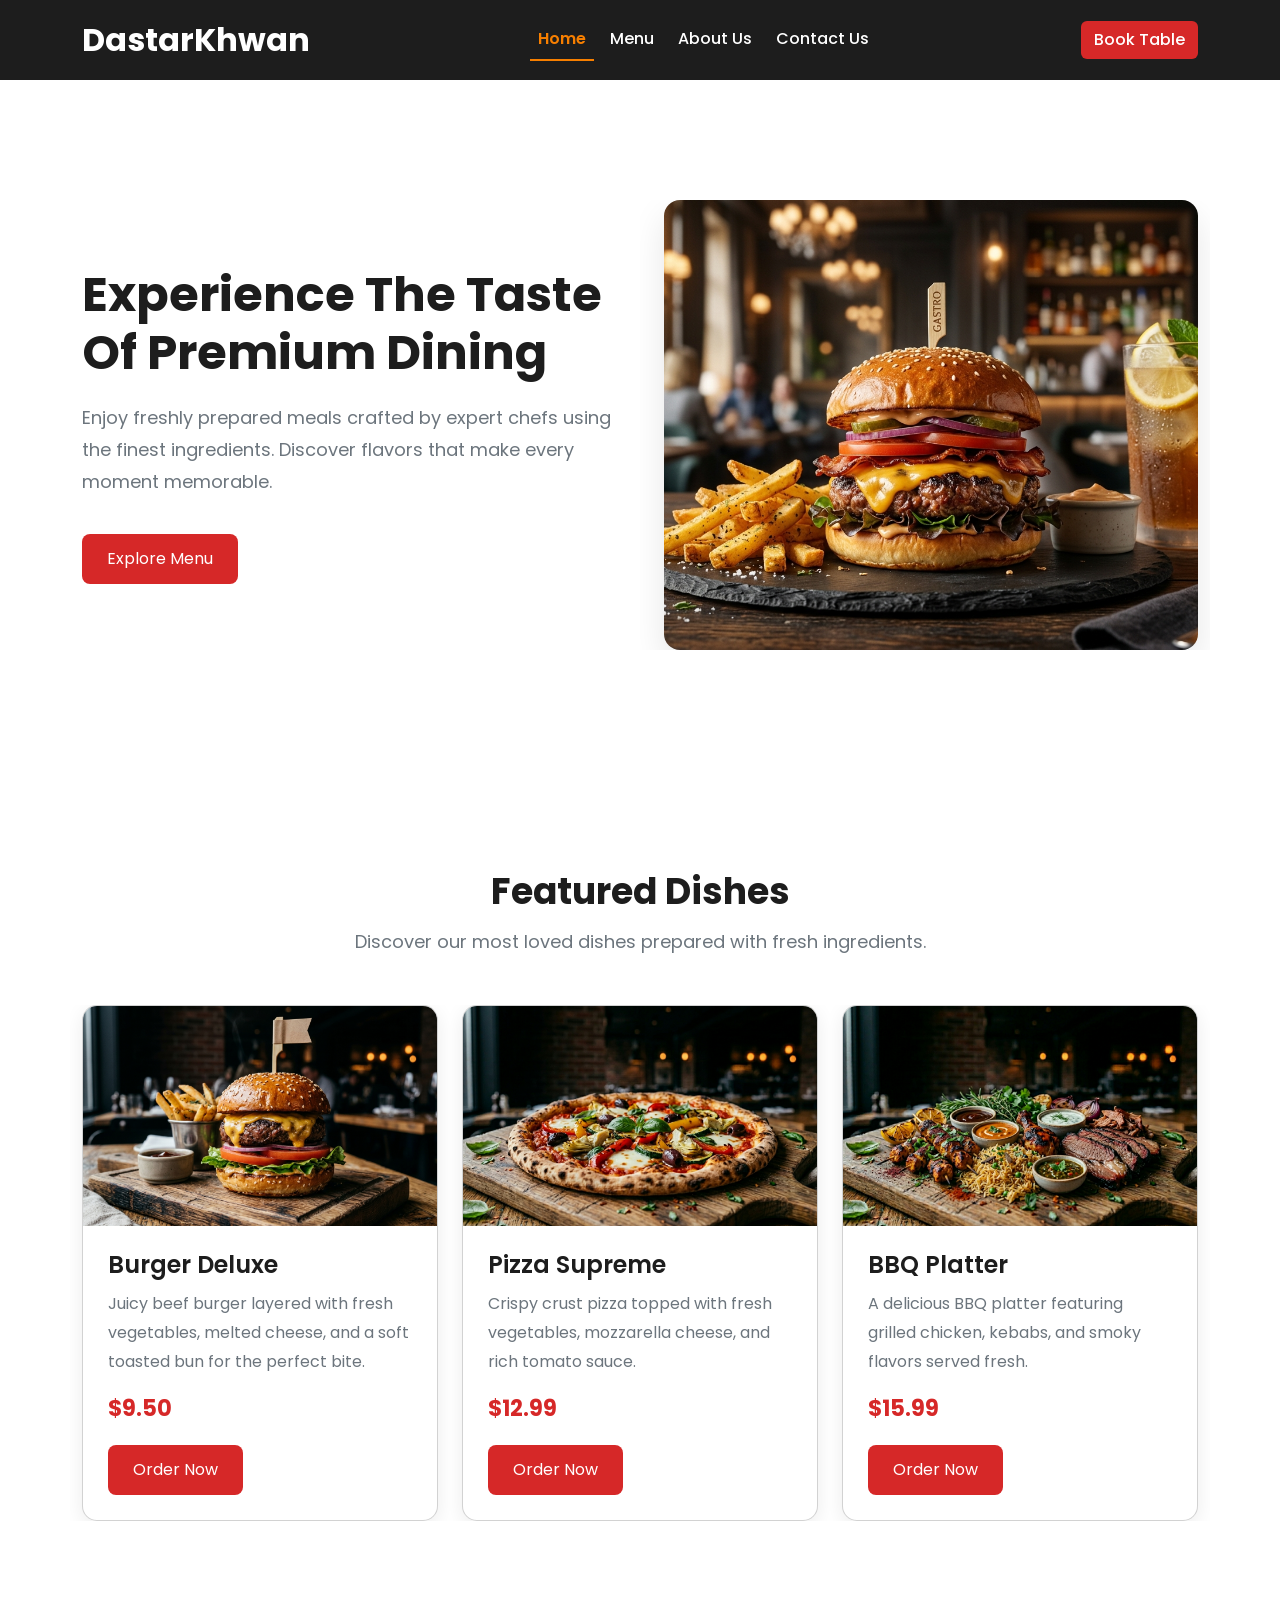
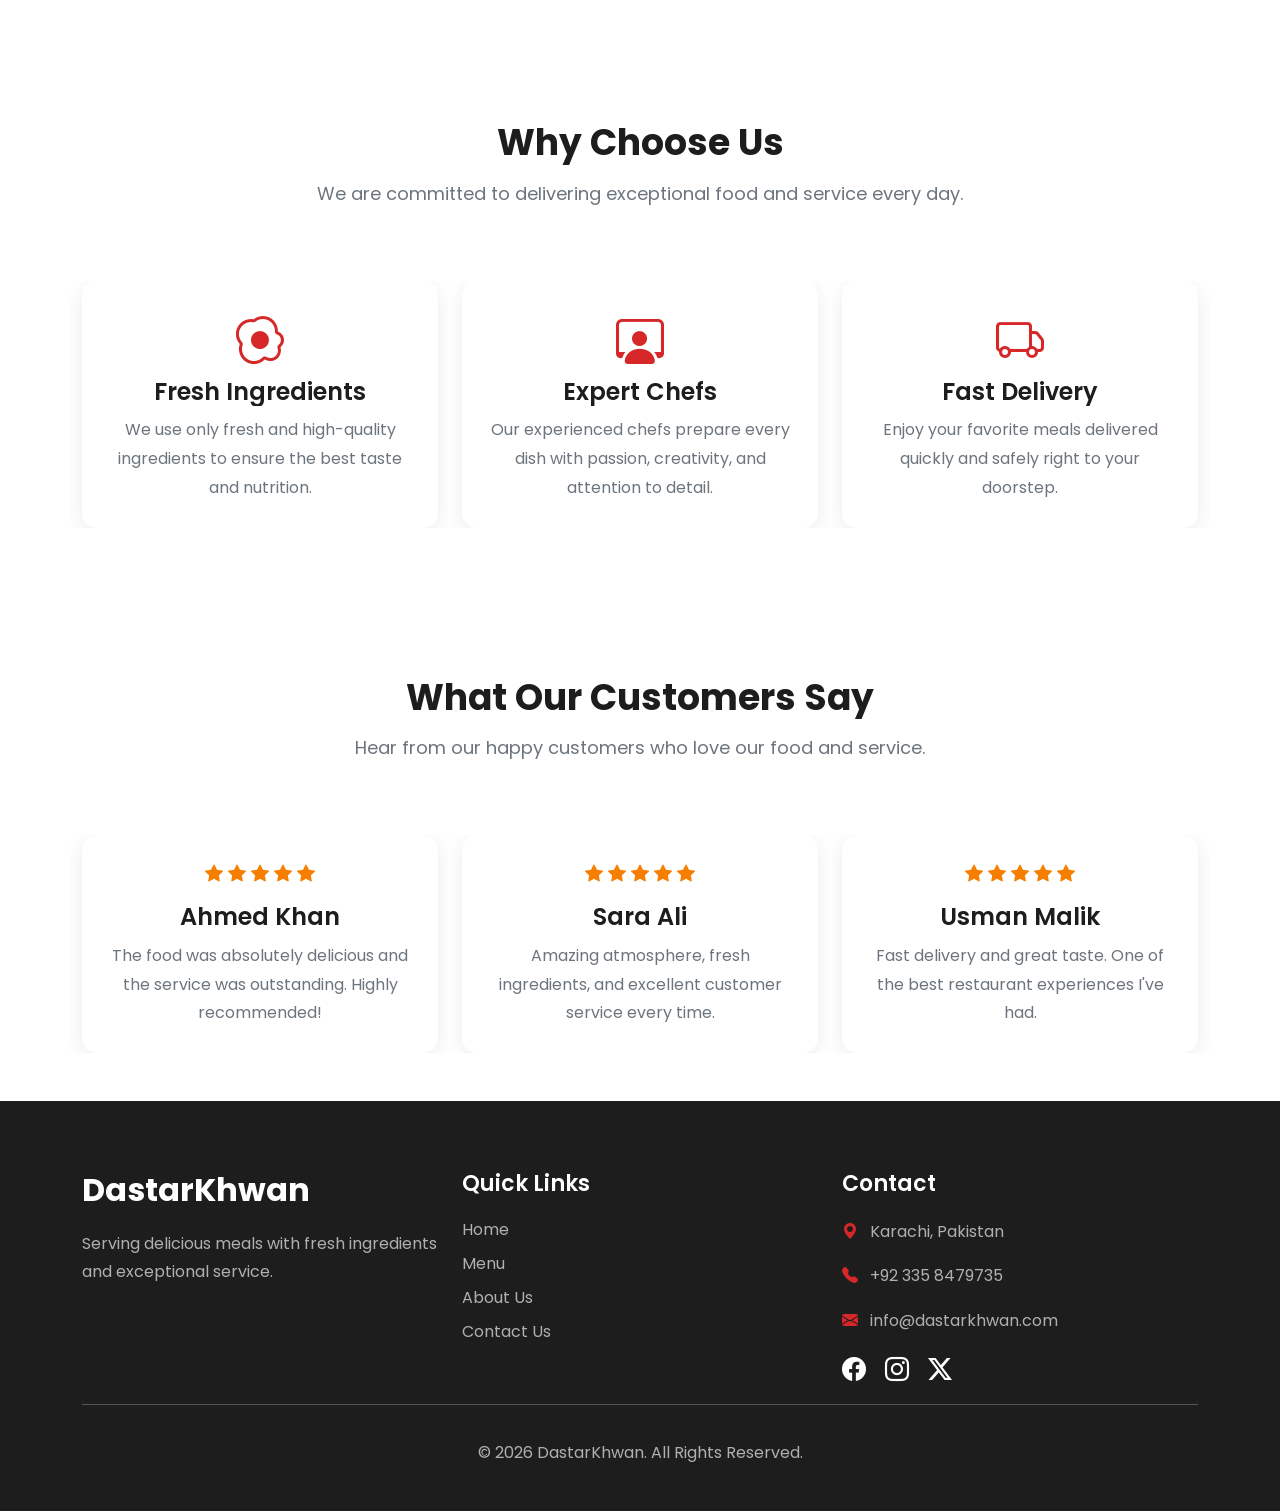
<file: index.html>
<!DOCTYPE html>
<html lang="en">

<head>
    <meta charset="UTF-8">
    <meta name="viewport" content="width=device-width, initial-scale=1.0">
    <title>Document</title>
    <!-- Fonts poppins -->
    <link rel="preconnect" href="https://fonts.googleapis.com">
    <link rel="preconnect" href="https://fonts.gstatic.com" crossorigin>
    <link href="https://fonts.googleapis.com/css2?family=Poppins:wght@400;500;600;700&display=swap" rel="stylesheet">

    <!-- bootstrap Link -->
    <link rel="stylesheet" href="https://cdn.jsdelivr.net/npm/bootstrap@5.3.3/dist/css/bootstrap.min.css">
    <link rel="stylesheet" href="https://cdn.jsdelivr.net/npm/bootstrap-icons@1.11.3/font/bootstrap-icons.min.css">

    <!-- My CSS -->
    <link rel="stylesheet" href="Css/style.css">

</head>

<body>

    <!-- Navbar -->
    <nav class="navbar navbar-expand-lg navbar-dark">
        <div class="container">

            <a class="navbar-brand" href="#">DastarKhwan</a>

            <button class="navbar-toggler" type="button" data-bs-toggle="collapse" data-bs-target="#mynavbar">
                <span class="navbar-toggler-icon"></span>
            </button>

            <div class="collapse navbar-collapse" id="mynavbar">
                <ul class="navbar-nav mx-auto gap-2">
                    <li class="nav-item">
                        <a class="nav-link active" href="index.html">Home</a>
                    </li>

                    <li class="nav-item">
                        <a class="nav-link" href="menu.html">Menu</a>
                    </li>

                    <li class="nav-item">
                        <a class="nav-link" href="about.html">About Us</a>
                    </li>

                    <li class="nav-item">
                        <a class="nav-link" href="contact.html">Contact Us</a>
                    </li>
                </ul>

                <a class="btn nav-btn" href="">Book Table</a>
            </div>


        </div>
    </nav>


    <!-- Hero section -->

    <section class="hero-section">
        <div class="container">

            <div class="row align-items-center g-5">
                <div class="col-12 col-lg-6">


                    <h1 class="hero-heading">
                        Experience The Taste Of Premium Dining
                    </h1>

                    <p class="hero-para">
                        Enjoy freshly prepared meals crafted by expert chefs using the finest ingredients. Discover
                        flavors that
                        make every moment memorable.
                    </p>

                    <a href="menu.html" class="btn primary-btn">
                        Explore Menu
                    </a>

                </div>


                <!-- Hero image -->

                <div class="col-12 col-lg-6">
                    <img class="img-fluid hero-img" src="images/heroimg.png" alt="Food Image">
                </div>

            </div>

        </div>

    </section>


    <!-- Featured Dishes -->
    <section>
        <div class="container">

            <h1 class="text-center sec-heading">Featured Dishes</h1>
            <p class="text-center sec-sub-heading"> Discover our most loved dishes prepared with fresh ingredients.</p>

            <div class="row g-4">

                <!-- Burger Card -->
                <div class="col-12 col-md-6 col-lg-4">

                    <div class="card feature-card h-100">
                        <img class="card-img-top food-img" src="images/burger.png" alt="Burger Image">

                        <div class="card-body food-body">

                            <h5 class="card-title food-title">Burger Deluxe</h5>
                            <p class="card-text">Juicy beef burger layered with fresh vegetables, melted cheese, and a
                                soft toasted bun for the perfect bite.</p>
                            <p class="food-price mt-auto">$9.50</p>


                            <a class="btn primary-btn" href="">Order Now</a>


                        </div>
                    </div>

                </div>



                <!-- pizza card -->
                <div class="col-12 col-md-6 col-lg-4">

                    <div class="card feature-card h-100">
                        <img class="card-img-top food-img" src="images/pizza.png" alt="Pizza Image">

                        <div class="card-body food-body">

                            <h5 class="card-title food-title">Pizza Supreme</h5>
                            <p class="card-text">Crispy crust pizza topped with fresh vegetables, mozzarella cheese, and
                                rich tomato sauce.</p>

                            <p class="food-price mt-auto">$12.99</p>


                            <a class="btn primary-btn" href="">Order Now</a>


                        </div>
                    </div>

                </div>



                <!-- BBQ Platter  card -->
                <div class="col-12 col-md-6 col-lg-4">

                    <div class="card feature-card h-100">
                        <img class="card-img-top food-img" src="images/barbque.png" alt="BarBque Image">

                        <div class="card-body food-body">

                            <h5 class="card-title food-title">BBQ Platter</h5>
                            <p class="card-text">A delicious BBQ platter featuring grilled chicken, kebabs, and smoky
                                flavors served fresh.</p>
                            <p class="food-price mt-auto">$15.99</p>


                            <a class="btn primary-btn" href="">Order Now</a>


                        </div>
                    </div>

                </div>



            </div>



        </div>
    </section>


    <!-- Why Choose Us section -->

    <section class="why-choose-us">
        <div class="container">

            <h2 class="text-center sec-heading">Why Choose Us</h2>
            <p class="text-center sec-sub-heading">
                We are committed to delivering exceptional food and service every day.
            </p>

            <div class="row g-4">

                <!-- card 1 -->
                <div class="col-md-6 col-lg-4">
                    <div class="feature-card h-100 text-center">
                        <div class="food-body">
                            <i class="bi bi-egg-fried why-choose-icon"></i>
                            <h4 class="food-title">Fresh Ingredients</h4>
                            <p class="card-text">
                                We use only fresh and high-quality ingredients to ensure the best taste and nutrition.
                            </p>
                        </div>
                    </div>
                </div>

                <!-- card 2 -->
                <div class="col-md-6 col-lg-4">
                    <div class="feature-card h-100 text-center">
                        <div class="food-body">
                            <i class="bi bi-person-workspace why-choose-icon"></i>
                            <h4 class="food-title">Expert Chefs</h4>
                            <p class="card-text">
                                Our experienced chefs prepare every dish with passion, creativity, and attention to
                                detail.
                            </p>
                        </div>
                    </div>
                </div>


                <!-- card 3 -->
                <div class="col-md-6 col-lg-4">
                    <div class="feature-card h-100 text-center">
                        <div class="food-body">
                            <i class="bi bi-truck why-choose-icon"></i>
                            <h4 class="food-title">Fast Delivery</h4>
                            <p class="card-text">
                                Enjoy your favorite meals delivered quickly and safely right to your doorstep.
                            </p>
                        </div>
                    </div>
                </div>


            </div>
        </div>
    </section>


    <!-- Testimonials section -->

    <section class="testimonials py-5">
        <div class="container">

            <h2 class="text-center sec-heading">What Our Customers Say</h2>

            <p class="text-center sec-sub-heading">
                Hear from our happy customers who love our food and service.
            </p>

            <div class="row g-4 mt-4">

                <!-- review 1 -->
                <div class="col-md-6 col-lg-4">
                    <div class="feature-card h-100">
                        <div class="food-body text-center">

                            <div class="mb-3 stars"> <i class="bi bi-star-fill"></i>
                                <i class="bi bi-star-fill"></i>
                                <i class="bi bi-star-fill"></i>
                                <i class="bi bi-star-fill"></i>
                                <i class="bi bi-star-fill"></i>
                            </div>

                            <h5 class="food-title">Ahmed Khan</h5>

                            <p class="card-text">
                                The food was absolutely delicious and the service was outstanding. Highly recommended!
                            </p>

                        </div>

                    </div>

                </div>


                <!-- review 2 -->
                <div class="col-md-6 col-lg-4">
                    <div class="feature-card h-100">
                        <div class="food-body text-center">


                            <div class="mb-3 stars"> <i class="bi bi-star-fill"></i>
                                <i class="bi bi-star-fill"></i>
                                <i class="bi bi-star-fill"></i>
                                <i class="bi bi-star-fill"></i>
                                <i class="bi bi-star-fill"></i>
                            </div>

                            <h5 class="food-title">Sara Ali</h5>

                            <p class="card-text">
                                Amazing atmosphere, fresh ingredients, and excellent customer service every time.
                            </p>

                        </div>

                    </div>

                </div>


                <!-- review 3 -->
                <div class="col-md-6 col-lg-4">
                    <div class="feature-card h-100">
                        <div class="food-body text-center">


                            <div class="mb-3 stars"> <i class="bi bi-star-fill"></i>
                                <i class="bi bi-star-fill"></i>
                                <i class="bi bi-star-fill"></i>
                                <i class="bi bi-star-fill"></i>
                                <i class="bi bi-star-fill"></i>
                            </div>

                            <h5 class="food-title">Usman Malik</h5>

                            <p class="card-text">
                                Fast delivery and great taste. One of the best restaurant experiences I've had.
                            </p>

                        </div>

                    </div>

                </div>


            </div>

        </div>
    </section>


    <!-- footer -->
    <footer class="footer">
        <div class="container">

            <div class="row g-4">

                <!-- Brand -->
                <div class="col-md-4">
                    <h3 class="footer-logo">DastarKhwan</h3>

                    <p class="footer-text">
                        Serving delicious meals with fresh ingredients and exceptional service.
                    </p>
                </div>

                <!-- Quick Links -->
                <div class="col-md-4">
                    <h4 class="footer-heading">Quick Links</h4>

                    <ul class="footer-links">
                        <li><a href="index.html">Home</a></li>
                        <li><a href="menu.html">Menu</a></li>
                        <li><a href="about.html">About Us</a></li>
                        <li><a href="contact.html">Contact Us</a></li>
                    </ul>
                </div>

                <!-- Contact -->
                <div class="col-md-4">
                    <h4 class="footer-heading">Contact</h4>

                    <p class="footer-text"> <i class="bi bi-geo-alt-fill"></i> Karachi, Pakistan</p>
                    <p class="footer-text"><i class="bi bi-telephone-fill"></i> +92 335 8479735</p>
                    <p class="footer-text"><i class="bi bi-envelope-fill"></i> info@dastarkhwan.com</p>

                    <!-- icons -->
                    <div class="social-icons mt-3">
                        <a href="#"><i class="bi bi-facebook"></i></a>
                        <a href="#"><i class="bi bi-instagram"></i></a>
                        <a href="#"><i class="bi bi-twitter-x"></i></a>
                    </div>
                </div>

            </div>

            <hr>

            <div class="text-center">
                <p class="copyright">
                    © 2026 DastarKhwan. All Rights Reserved.
                </p>
            </div>

        </div>
    </footer>









    <!-- Bootstrap js -->
    <script src="https://cdn.jsdelivr.net/npm/bootstrap@5.3.3/dist/js/bootstrap.bundle.min.js"></script>


</body>

</html>
</file>
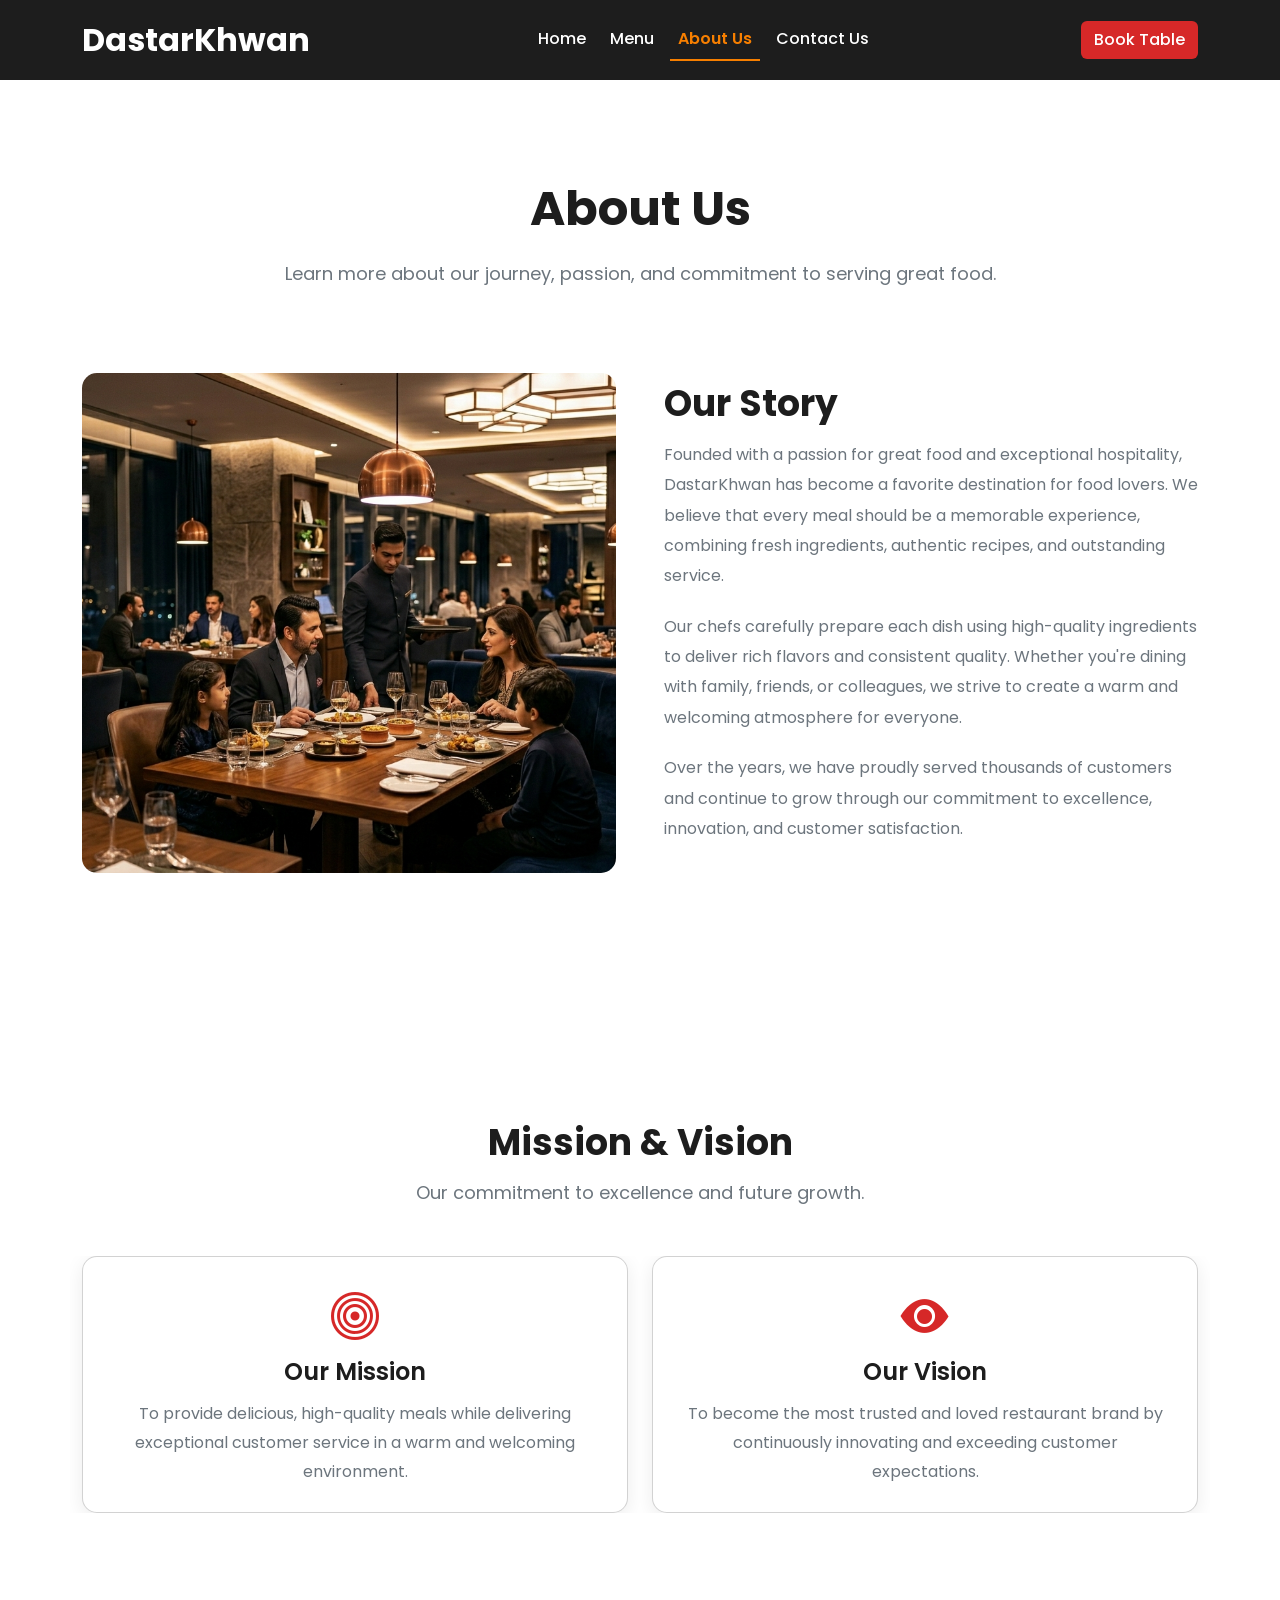
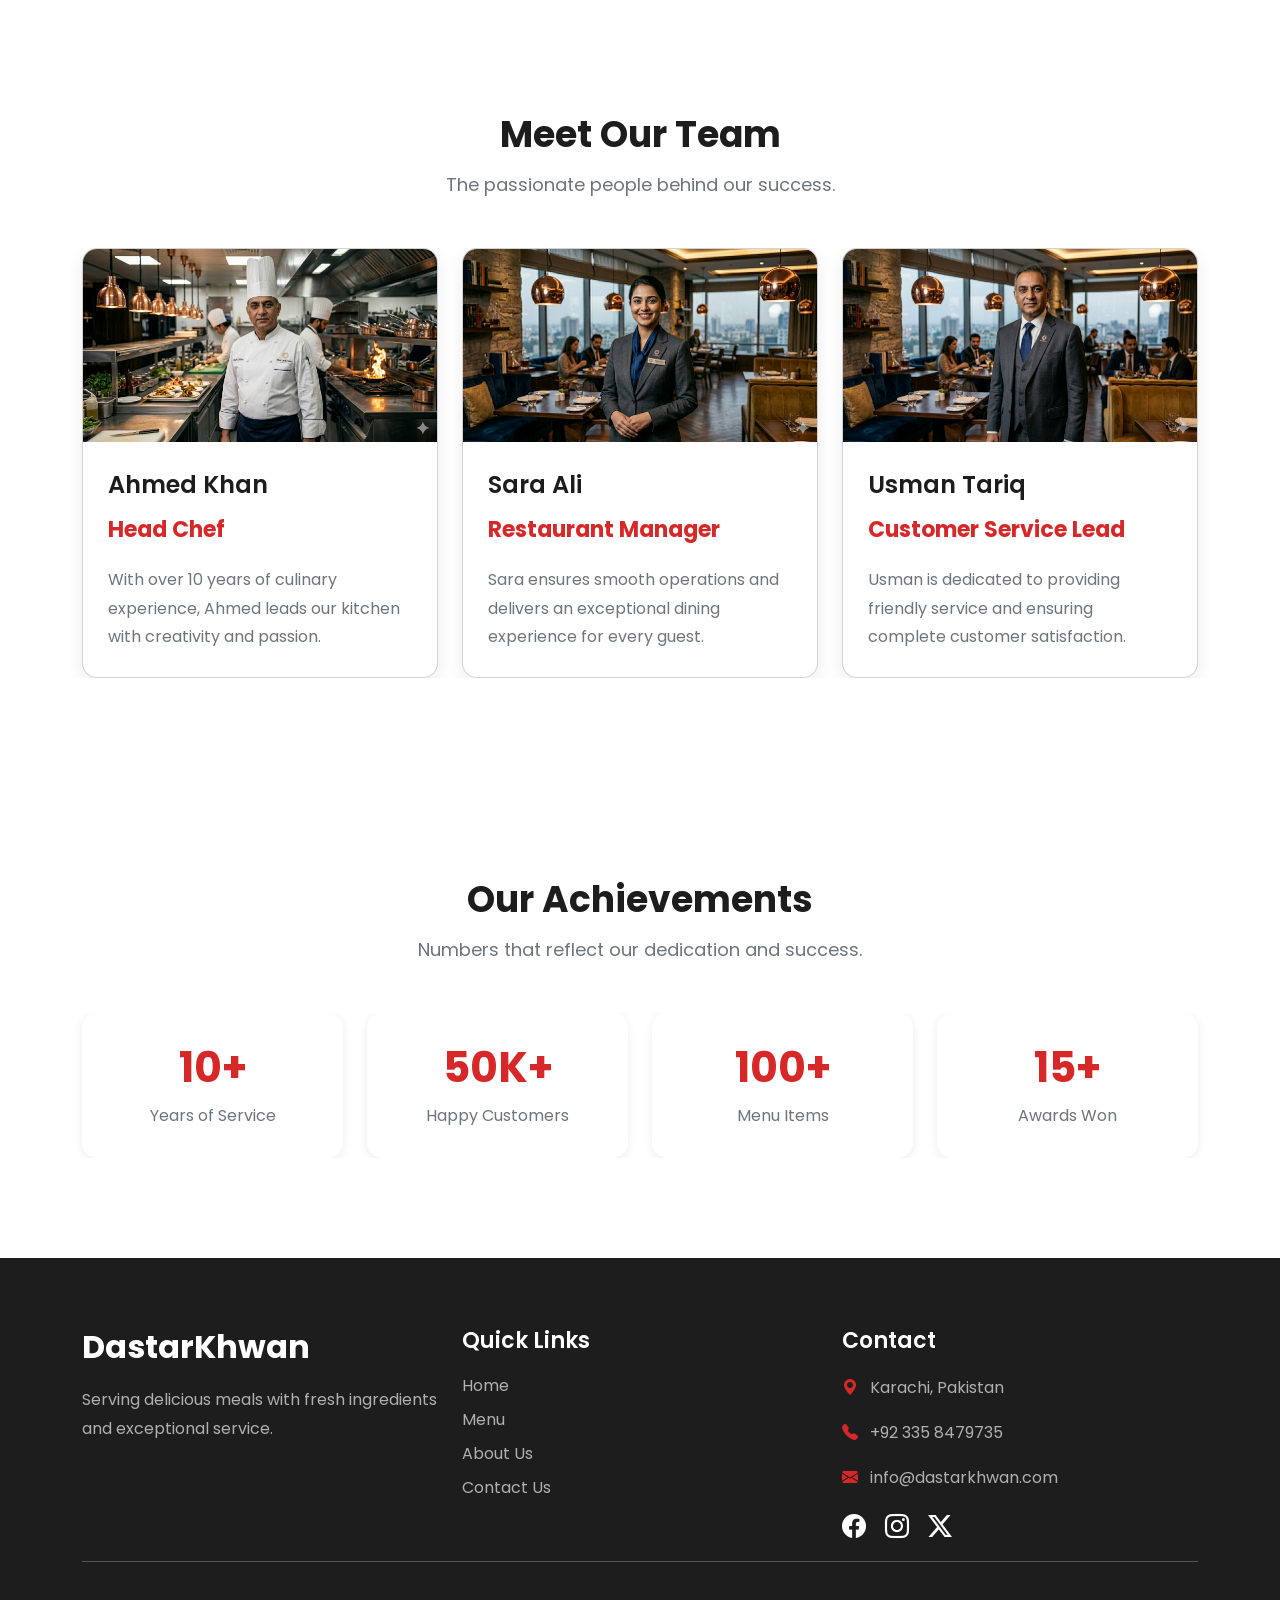
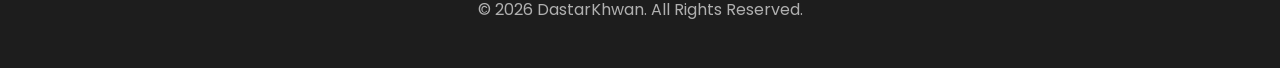
<file: about.html>
<!DOCTYPE html>
<html lang="en">

<head>
    <meta charset="UTF-8">
    <meta name="viewport" content="width=device-width, initial-scale=1.0">
    <title>Document</title>
    <!-- Fonts poppins -->
    <link rel="preconnect" href="https://fonts.googleapis.com">
    <link rel="preconnect" href="https://fonts.gstatic.com" crossorigin>
    <link href="https://fonts.googleapis.com/css2?family=Poppins:wght@400;500;600;700&display=swap" rel="stylesheet">

    <!-- bootstrap Link -->
    <link rel="stylesheet" href="https://cdn.jsdelivr.net/npm/bootstrap@5.3.3/dist/css/bootstrap.min.css">
    <link rel="stylesheet" href="https://cdn.jsdelivr.net/npm/bootstrap-icons@1.11.3/font/bootstrap-icons.min.css">

    <!-- My CSS -->
    <link rel="stylesheet" href="Css/style.css">

</head>

<body>

    <!-- Navbar -->
    <nav class="navbar navbar-expand-lg navbar-dark">
        <div class="container">

            <a class="navbar-brand" href="#">DastarKhwan</a>

            <button class="navbar-toggler" type="button" data-bs-toggle="collapse" data-bs-target="#mynavbar">
                <span class="navbar-toggler-icon"></span>
            </button>

            <div class="collapse navbar-collapse" id="mynavbar">
                <ul class="navbar-nav mx-auto gap-2">
                    <li class="nav-item">
                        <a class="nav-link" href="index.html">Home</a>
                    </li>

                    <li class="nav-item">
                        <a class="nav-link" href="menu.html">Menu</a>
                    </li>

                    <li class="nav-item">
                        <a class="nav-link active" href="about.html">About Us</a>
                    </li>

                    <li class="nav-item">
                        <a class="nav-link" href="contact.html">Contact Us</a>
                    </li>
                </ul>

                <a class="btn nav-btn" href="">Book Table</a>
            </div>


        </div>
    </nav>



    <!-- hero -->
    <section>
        <div class="container">

            <h1 class="hero-heading text-center">About Us</h1>
            <p class="hero-para text-center">
                Learn more about our journey, passion, and commitment to serving great food.
            </p>


            <div class="row align-items-center g-5 py-5">

                <!-- about img -->
                <div class="col-12 col-md-6 col-lg-6">

                    <img class="img-fluid about-img" src="images/about_resturant.png" alt="">

                </div>


                <!-- text -->
                <div class="col-12 col-md-6 col-lg-6">

                    <h2 class="sec-heading">Our Story</h2>

                    <p class="about-text">
                        Founded with a passion for great food and exceptional hospitality, DastarKhwan has become a
                        favorite destination for food lovers. We believe that every meal should be a memorable
                        experience, combining fresh ingredients, authentic recipes, and outstanding service.
                    </p>

                    <p class="about-text">
                        Our chefs carefully prepare each dish using high-quality ingredients to deliver rich flavors and
                        consistent quality. Whether you're dining with family, friends, or colleagues, we strive to
                        create a warm and welcoming atmosphere for everyone.
                    </p>

                    <p class="about-text">
                        Over the years, we have proudly served thousands of customers and continue to grow through our
                        commitment to excellence, innovation, and customer satisfaction.
                    </p>

                </div>
            </div>




        </div>
    </section>



    <!-- Mission and vision section -->
    <section>
        <div class="container">

            <h2 class="sec-heading text-center">Mission & Vision</h2>

            <p class="sec-sub-heading text-center">
                Our commitment to excellence and future growth.
            </p>


            <div class="row g-4">

                <div class="col-md-6">

                    <div class="card feature-card text-center h-100">


                        <div class="card-body food-body">

                            <i class="bi bi-bullseye why-choose-icon"></i>
                            <div class="card-tile food-title">Our Mission</div>

                            <div class="card-text">To provide delicious, high-quality meals while delivering exceptional
                                customer service in a warm and welcoming environment.</div>

                        </div>
                    </div>


                </div>


                <div class="col-md-6">
                    <div class="card feature-card text-center h-100">


                        <div class="card-body food-body">

                            <i class="bi bi-eye-fill why-choose-icon"></i>
                            <div class="card-title food-title">Our Vision</div>
                            <div class="card-text">To become the most trusted and loved restaurant brand by continuously
                                innovating and exceeding customer expectations.</div>

                        </div>
                    </div>

                </div>

            </div>






        </div>
    </section>


    <!-- Team section -->
    <section>
        <div class="container">

            <h2 class="sec-heading text-center">Meet Our Team</h2>

            <p class="sec-sub-heading text-center">
                The passionate people behind our success.
            </p>


            <!-- Team Card -->

            <!-- card 1 -->
            <div class="row g-4">

                <div class="col-12 col-md-6 col-lg-4">

                    <div class="card feature-card">

                        <img class="card-img-top" src="images/chefimg.png" alt="">

                        <div class="card-body food-body">

                            <div class="card-title food-title">Ahmed Khan</div>
                            <p class="food-price">Head Chef</p>

                            <div class="card-text">With over 10 years of culinary experience, Ahmed leads our kitchen
                                with creativity and passion.</div>

                        </div>
                    </div>

                </div>



                <!-- card 2 -->
                <div class="col-12 col-md-6 col-lg-4">

                    <div class="card feature-card">

                        <img class="card-img-top" src="images/manager.png" alt="">

                        <div class="card-body food-body">

                            <div class="card-title food-title">Sara Ali</div>
                            <p class="food-price">Restaurant Manager</p>

                            <div class="card-text">Sara ensures smooth operations and delivers an exceptional dining
                                experience for every guest.</div>


                        </div>

                    </div>

                </div>



                <!-- card 3 -->

                <div class="col-12 col-md-6 col-lg-4">

                    <div class="card feature-card">

                        <img class="card-img-top" src="images/leadsmen.png" alt="">


                        <div class="card-body food-body">

                            <div class="card-title food-title">Usman Tariq</div>
                            <p class="food-price">Customer Service Lead</p>

                            <div class="card-text">Usman is dedicated to providing friendly service and ensuring
                                complete customer satisfaction.</div>


                        </div>

                    </div>

                </div>



            </div>
    </section>



    <section>
        <div class="container">

            <h2 class="sec-heading text-center">Our Achievements</h2>

            <p class="sec-sub-heading text-center">
                Numbers that reflect our dedication and success.
            </p>



            <div class="row text-center g-4">

                <div class="col-6 col-lg-3">
                    <div class="stats-card">
                        <h2 class="stats-number">10+</h2>
                        <p class="stats-text">Years of Service</p>
                    </div>
                </div>

                <div class="col-6 col-lg-3">
                    <div class="stats-card">
                        <h2 class="stats-number">50K+</h2>
                        <p class="stats-text">Happy Customers</p>
                    </div>
                </div>

                <div class="col-6 col-lg-3">
                    <div class="stats-card">
                        <h2 class="stats-number">100+</h2>
                        <p class="stats-text">Menu Items</p>
                    </div>
                </div>

                <div class="col-6 col-lg-3">
                    <div class="stats-card">
                        <h2 class="stats-number">15+</h2>
                        <p class="stats-text">Awards Won</p>
                    </div>
                </div>

            </div>





        </div>
    </section>






    
    <!-- footer -->
    <footer class="footer">
        <div class="container">

            <div class="row g-4">

                <!-- Brand -->
                <div class="col-md-4">
                    <h3 class="footer-logo">DastarKhwan</h3>

                    <p class="footer-text">
                        Serving delicious meals with fresh ingredients and exceptional service.
                    </p>
                </div>

                <!-- Quick Links -->
                <div class="col-md-4">
                    <h4 class="footer-heading">Quick Links</h4>

                    <ul class="footer-links">
                        <li><a href="index.html">Home</a></li>
                        <li><a href="menu.html">Menu</a></li>
                        <li><a href="about.html">About Us</a></li>
                        <li><a href="contact.html">Contact Us</a></li>
                    </ul>
                </div>

                <!-- Contact -->
                <div class="col-md-4">
                    <h4 class="footer-heading">Contact</h4>

                    <p class="footer-text"> <i class="bi bi-geo-alt-fill"></i> Karachi, Pakistan</p>
                    <p class="footer-text"><i class="bi bi-telephone-fill"></i> +92 335 8479735</p>
                    <p class="footer-text"><i class="bi bi-envelope-fill"></i> info@dastarkhwan.com</p>

                    <!-- icons -->
                    <div class="social-icons mt-3">
                        <a href="#"><i class="bi bi-facebook"></i></a>
                        <a href="#"><i class="bi bi-instagram"></i></a>
                        <a href="#"><i class="bi bi-twitter-x"></i></a>
                    </div>
                </div>

            </div>

            <hr>

            <div class="text-center">
                <p class="copyright">
                    © 2026 DastarKhwan. All Rights Reserved.
                </p>
            </div>

        </div>
    </footer>






    <!-- Bootstrap js -->
    <script src="https://cdn.jsdelivr.net/npm/bootstrap@5.3.3/dist/js/bootstrap.bundle.min.js"></script>

 

</body>

</html>
</file>
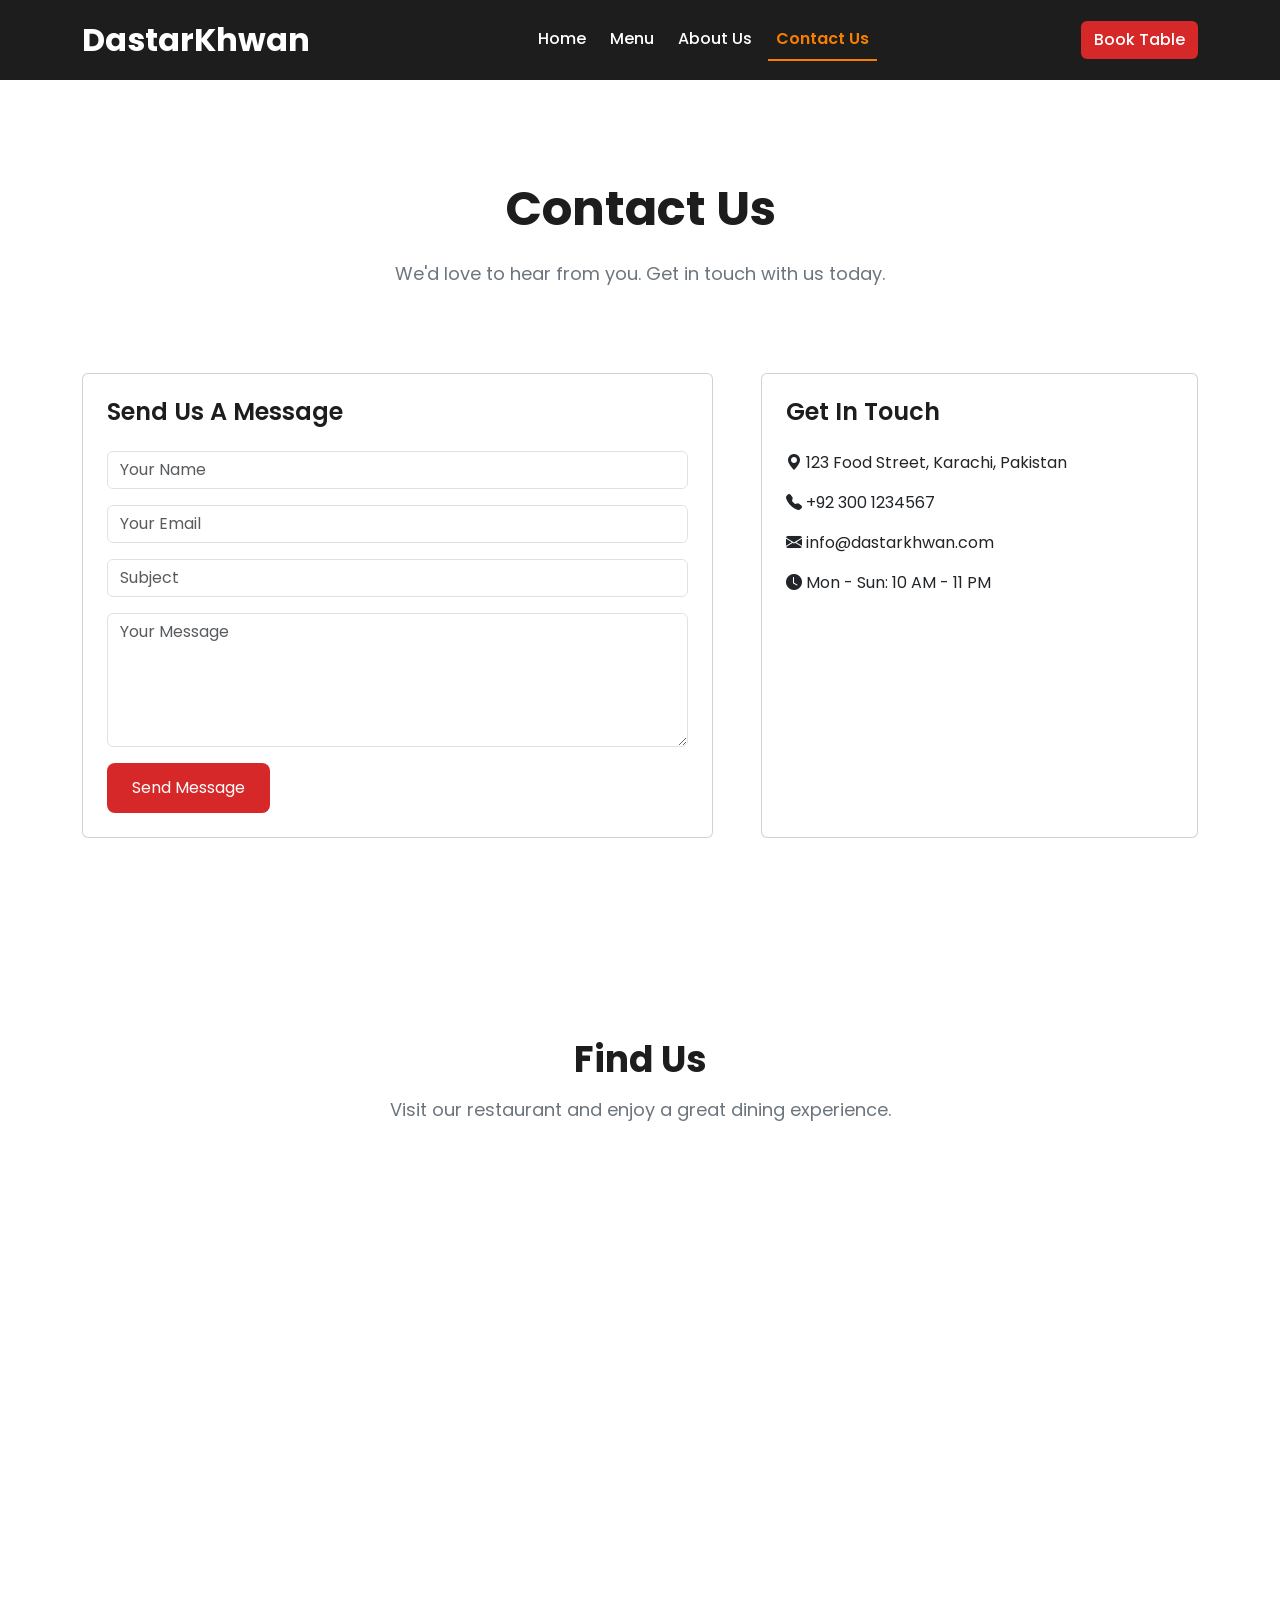
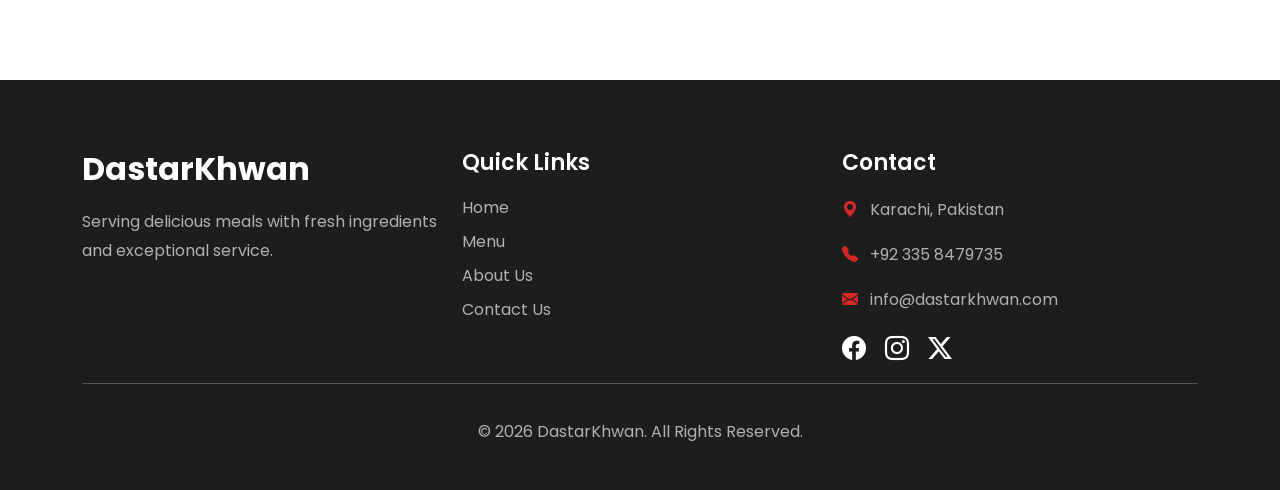
<file: contact.html>
<!DOCTYPE html>
<html lang="en">

<head>
    <meta charset="UTF-8">
    <meta name="viewport" content="width=device-width, initial-scale=1.0">
    <title>Document</title>
    <!-- Fonts poppins -->
    <link rel="preconnect" href="https://fonts.googleapis.com">
    <link rel="preconnect" href="https://fonts.gstatic.com" crossorigin>
    <link href="https://fonts.googleapis.com/css2?family=Poppins:wght@400;500;600;700&display=swap" rel="stylesheet">

    <!-- bootstrap Link -->
    <link rel="stylesheet" href="https://cdn.jsdelivr.net/npm/bootstrap@5.3.3/dist/css/bootstrap.min.css">
    <link rel="stylesheet" href="https://cdn.jsdelivr.net/npm/bootstrap-icons@1.11.3/font/bootstrap-icons.min.css">

    <!-- My CSS -->
    <link rel="stylesheet" href="Css/style.css">

</head>

<body>

    <!-- Navbar -->
    <nav class="navbar navbar-expand-lg navbar-dark">
        <div class="container">

            <a class="navbar-brand" href="#">DastarKhwan</a>

            <button class="navbar-toggler" type="button" data-bs-toggle="collapse" data-bs-target="#mynavbar">
                <span class="navbar-toggler-icon"></span>
            </button>

            <div class="collapse navbar-collapse" id="mynavbar">
                <ul class="navbar-nav mx-auto gap-2">
                    <li class="nav-item">
                        <a class="nav-link" href="index.html">Home</a>
                    </li>

                    <li class="nav-item">
                        <a class="nav-link" href="menu.html">Menu</a>
                    </li>

                    <li class="nav-item">
                        <a class="nav-link" href="about.html">About Us</a>
                    </li>

                    <li class="nav-item">
                        <a class="nav-link active" href="contact.html">Contact Us</a>
                    </li>
                </ul>

                <a class="btn nav-btn" href="">Book Table</a>
            </div>


        </div>
    </nav>


    <section>
        <div class="container">


            <h1 class="hero-heading text-center">Contact Us</h1>
            <p class="hero-para text-center">
                We'd love to hear from you. Get in touch with us today. </p>



            <div class="row g-5 mt-4">

                <!-- Contact Form -->
                <div class="col-12 col-lg-7">

                    <div class="card">
                        <div class="card-body p-4">

                            <h3 class="food-title mb-4">Send Us A Message</h3>

                            <form id="contactForm">

                                <div class="mb-3">
                                    <input id="name" type="text" class="form-control" placeholder="Your Name">
                                    <span id="namespan" class="text-danger small"></span>
                                </div>

                                <div class="mb-3">
                                    <input id="email" type="email" class="form-control" placeholder="Your Email">
                                    <span id="emailspan" class="text-danger small"></span>
                                </div>

                                <div class="mb-3">
                                    <input id="subject" type="text" class="form-control" placeholder="Subject">
                                    <span id="subjectspan" class="text-danger small"></span>
                                </div>

                                <div class="mb-3">
                                    <textarea id="message" class="form-control" rows="5"
                                        placeholder="Your Message"></textarea>
                                    <span id="messagespan" class="text-danger small"></span>
                                </div>

                                <button type="submit" class="btn primary-btn">
                                    Send Message
                                </button>
                                <span id="successMsg" class="text-success d-block"></span>

                            </form>

                        </div>
                    </div>

                </div>

                <!-- Contact Info -->
                <div class="col-12 col-lg-5">

                    <div class="card h-100">
                        <div class="card-body p-4">

                            <h3 class="food-title mb-4">Get In Touch</h3>

                            <p>
                                <i class="bi bi-geo-alt-fill"></i> 123 Food Street, Karachi, Pakistan
                            </p>

                            <p>
                                <i class="bi bi-telephone-fill"></i> +92 300 1234567
                            </p>

                            <p>
                                <i class="bi bi-envelope-fill"></i> info@dastarkhwan.com
                            </p>

                            <p>
                                <i class="bi bi-clock-fill"></i> Mon - Sun: 10 AM - 11 PM
                            </p>

                        </div>
                    </div>

                </div>

            </div>




        </div>
    </section>


    <!-- Find Us section -->
    <section>

        <h2 class="sec-heading text-center">
            Find Us
        </h2>

        <p class="sec-sub-heading text-center">
            Visit our restaurant and enjoy a great dining experience.
        </p>

        <div>
            <iframe
                src="https://www.google.com/maps/embed?pb=!1m18!1m12!1m3!1d924237.7097540089!2d66.4959539227841!3d25.192983650620572!2m3!1f0!2f0!3f0!3m2!1i1024!2i768!4f13.1!3m3!1m2!1s0x3eb33e06651d4bbf%3A0x9cf92f44555a0c23!2sKarachi%2C%20Pakistan!5e0!3m2!1sen!2s!4v1781900888713!5m2!1sen!2s"
                width="600" height="450" style="border:0;" allowfullscreen="" loading="lazy"
                referrerpolicy="no-referrer-when-downgrade"></iframe>

        </div>



    </section>




    <!-- footer -->
    <footer class="footer">
        <div class="container">

            <div class="row g-4">

                <!-- Brand -->
                <div class="col-md-4">
                    <h3 class="footer-logo">DastarKhwan</h3>

                    <p class="footer-text">
                        Serving delicious meals with fresh ingredients and exceptional service.
                    </p>
                </div>

                <!-- Quick Links -->
                <div class="col-md-4">
                    <h4 class="footer-heading">Quick Links</h4>

                    <ul class="footer-links">
                        <li><a href="index.html">Home</a></li>
                        <li><a href="menu.html">Menu</a></li>
                        <li><a href="about.html">About Us</a></li>
                        <li><a href="contact.html">Contact Us</a></li>
                    </ul>
                </div>

                <!-- Contact -->
                <div class="col-md-4">
                    <h4 class="footer-heading">Contact</h4>

                    <p class="footer-text"> <i class="bi bi-geo-alt-fill"></i> Karachi, Pakistan</p>
                    <p class="footer-text"><i class="bi bi-telephone-fill"></i> +92 335 8479735</p>
                    <p class="footer-text"><i class="bi bi-envelope-fill"></i> info@dastarkhwan.com</p>

                    <!-- icons -->
                    <div class="social-icons mt-3">
                        <a href="#"><i class="bi bi-facebook"></i></a>
                        <a href="#"><i class="bi bi-instagram"></i></a>
                        <a href="#"><i class="bi bi-twitter-x"></i></a>
                    </div>
                </div>

            </div>

            <hr>

            <div class="text-center">
                <p class="copyright">
                    © 2026 DastarKhwan. All Rights Reserved.
                </p>
            </div>

        </div>
    </footer>





    <!-- Bootstrap js -->
    <script src="https://cdn.jsdelivr.net/npm/bootstrap@5.3.3/dist/js/bootstrap.bundle.min.js"></script>

    <!-- my js link -->
    <script src="JS/contact.js"></script>

</body>

</html>
</file>
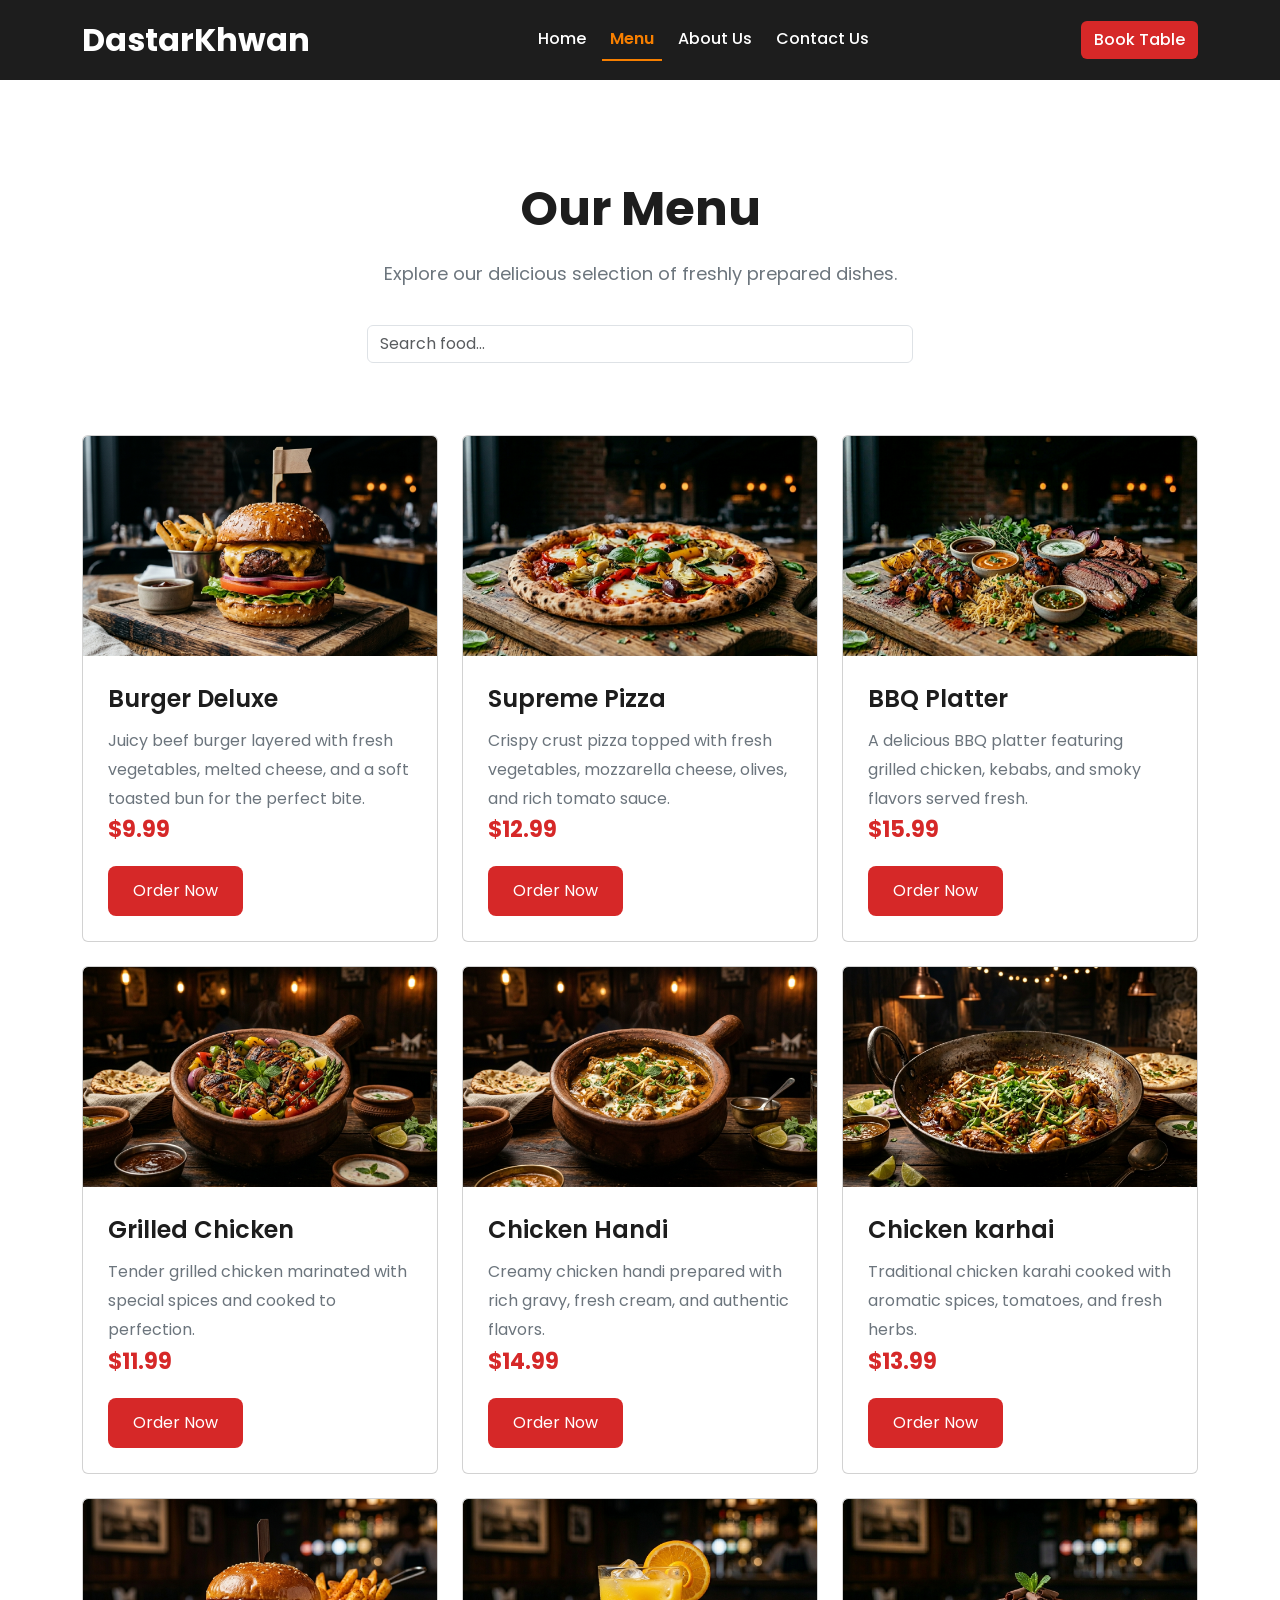
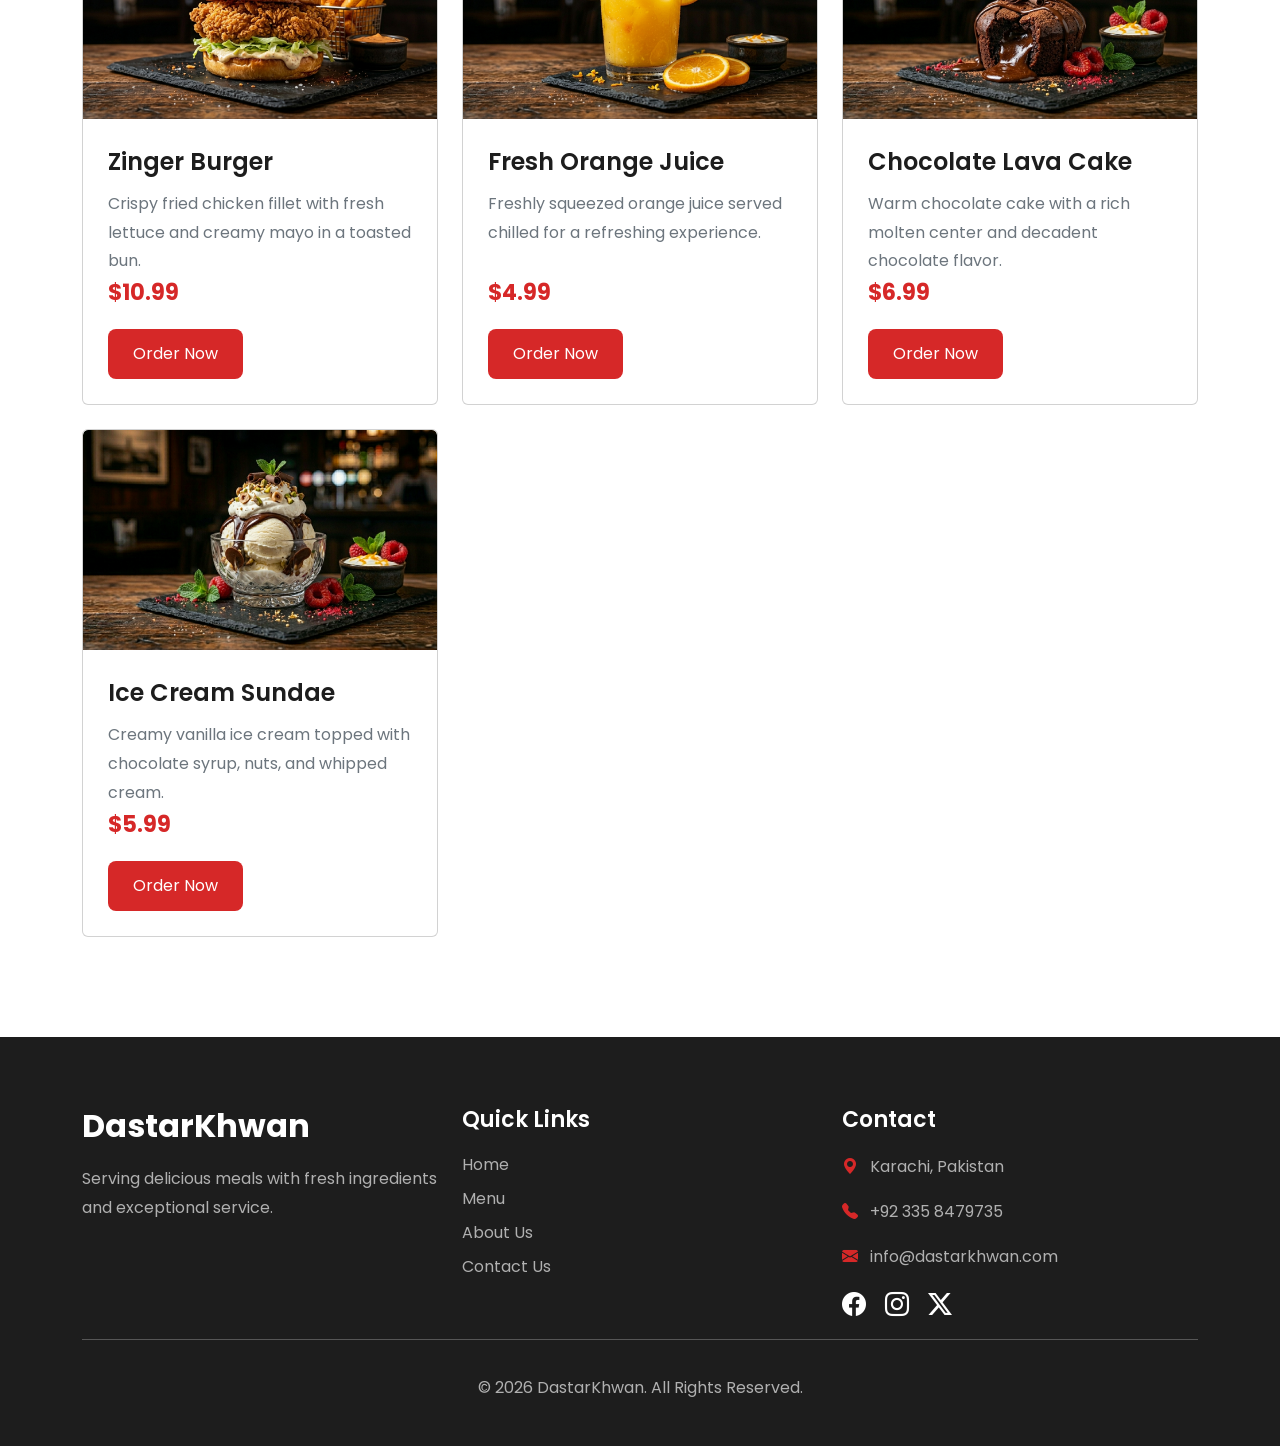
<file: menu.html>
<!DOCTYPE html>
<html lang="en">

<head>
    <meta charset="UTF-8">
    <meta name="viewport" content="width=device-width, initial-scale=1.0">
    <title>Document</title>
    <!-- Fonts poppins -->
    <link rel="preconnect" href="https://fonts.googleapis.com">
    <link rel="preconnect" href="https://fonts.gstatic.com" crossorigin>
    <link href="https://fonts.googleapis.com/css2?family=Poppins:wght@400;500;600;700&display=swap" rel="stylesheet">

    <!-- bootstrap Link -->
    <link rel="stylesheet" href="https://cdn.jsdelivr.net/npm/bootstrap@5.3.3/dist/css/bootstrap.min.css">
    <link rel="stylesheet" href="https://cdn.jsdelivr.net/npm/bootstrap-icons@1.11.3/font/bootstrap-icons.min.css">

    <!-- My CSS -->
    <link rel="stylesheet" href="Css/style.css">

</head>

<body>

    <!-- Navbar -->
    <nav class="navbar navbar-expand-lg navbar-dark">
        <div class="container">

            <a class="navbar-brand" href="#">DastarKhwan</a>

            <button class="navbar-toggler" type="button" data-bs-toggle="collapse" data-bs-target="#mynavbar">
                <span class="navbar-toggler-icon"></span>
            </button>

            <div class="collapse navbar-collapse" id="mynavbar">
                <ul class="navbar-nav mx-auto gap-2">
                    <li class="nav-item">
                        <a class="nav-link" href="index.html">Home</a>
                    </li>

                    <li class="nav-item">
                        <a class="nav-link active" href="menu.html">Menu</a>
                    </li>

                    <li class="nav-item">
                        <a class="nav-link" href="about.html">About Us</a>
                    </li>

                    <li class="nav-item">
                        <a class="nav-link" href="contact.html">Contact Us</a>
                    </li>
                </ul>

                <a class="btn nav-btn" href="">Book Table</a>
            </div>


        </div>
    </nav>


    <!-- Menu Hero -->
    <section>
        <div class="container">
            <h1 class="hero-heading text-center">Our Menu</h1>
            <p class="hero-para text-center">
                Explore our delicious selection of freshly prepared dishes.
            </p>

            <div class="row justify-content-center mb-5">
                <div class="col-md-6">
                    <input type="text" id="searchInput" class="form-control" placeholder="Search food...">
                </div>
            </div>


            <div class="row g-4 mt-5">

                <!-- Burger -->
                <div class="col-12 col-md-6 col-lg-4 menu-item">

                    <div class="card h-100">

                        <img class="card-img-top food-img" src="images/burger.png" alt="">

                        <div class="card-body food-body">

                            <div class="card-title food-title">Burger Deluxe</div>

                            <div class="card-text">Juicy beef burger layered with fresh vegetables, melted cheese, and a
                                soft toasted bun for the perfect bite.</div>

                            <div class="food-price mt-auto">$9.99</div>

                            <a href="#" class="btn primary-btn">
                                Order Now
                            </a>
                        </div>
                    </div>
                </div>


                <!-- pizza -->
                <div class="col-12 col-md-6 col-lg-4 menu-item">

                    <div class="card h-100">

                        <img class="card-img-top food-img" src="images/pizza.png" alt="">

                        <div class="card-body food-body">

                            <div class="card-title food-title">Supreme Pizza</div>

                            <div class="card-text">Crispy crust pizza topped with fresh vegetables, mozzarella cheese,
                                olives, and rich tomato sauce.</div>

                            <div class="food-price mt-auto">$12.99</div>

                            <a href="#" class="btn primary-btn">
                                Order Now
                            </a>
                        </div>
                    </div>
                </div>




                <!--Chicken handi -->
                <div class="col-12 col-md-6 col-lg-4 menu-item">

                    <div class="card h-100">

                        <img class="card-img-top food-img" src="images/barbque.png" alt="">

                        <div class="card-body food-body">

                            <div class="card-title food-title">BBQ Platter</div>

                            <div class="card-text">A delicious BBQ platter featuring grilled chicken, kebabs, and smoky
                                flavors served fresh.</div>

                            <div class="food-price mt-auto">$15.99</div>

                            <a href="#" class="btn primary-btn">
                                Order Now
                            </a>
                        </div>
                    </div>
                </div>




                <!-- Grilled Chicken -->
                <div class="col-12 col-md-6 col-lg-4 menu-item">

                    <div class="card h-100">

                        <img class="card-img-top food-img" src="images/grilled_chicken.png" alt="">

                        <div class="card-body food-body">

                            <div class="card-title food-title">Grilled Chicken</div>

                            <div class="card-text">Tender grilled chicken marinated with special spices and cooked to
                                perfection.</div>

                            <div class="food-price mt-auto">$11.99</div>

                            <a href="#" class="btn primary-btn">
                                Order Now
                            </a>
                        </div>
                    </div>
                </div>



                <!--Chicken handi -->
                <div class="col-12 col-md-6 col-lg-4 menu-item">

                    <div class="card h-100">

                        <img class="card-img-top food-img" src="images/chicken_handi.png" alt="">

                        <div class="card-body food-body">

                            <div class="card-title food-title">Chicken Handi</div>

                            <div class="card-text">Creamy chicken handi prepared with rich gravy, fresh cream, and
                                authentic flavors.</div>

                            <div class="food-price mt-auto">$14.99</div>

                            <a href="#" class="btn primary-btn">
                                Order Now
                            </a>
                        </div>
                    </div>
                </div>


                <!-- Chicken Karhai -->
                <div class="col-12 col-md-6 col-lg-4 menu-item">

                    <div class="card h-100">

                        <img class="card-img-top food-img" src="images/karhai.png" alt="">

                        <div class="card-body food-body">

                            <div class="card-title food-title">Chicken karhai</div>

                            <div class="card-text">Traditional chicken karahi cooked with aromatic spices, tomatoes, and
                                fresh herbs.</div>

                            <div class="food-price mt-auto">$13.99</div>

                            <a href="#" class="btn primary-btn">
                                Order Now
                            </a>
                        </div>
                    </div>
                </div>


                <!-- Zinger burger -->
                <div class="col-12 col-md-6 col-lg-4 menu-item">

                    <div class="card h-100">

                        <img class="card-img-top food-img" src="images/zinger_burger.png" alt="">

                        <div class="card-body food-body">

                            <div class="card-title food-title">Zinger Burger</div>

                            <div class="card-text">Crispy fried chicken fillet with fresh lettuce and creamy mayo in a
                                toasted bun.</div>

                            <div class="food-price mt-auto">$10.99</div>

                            <a href="#" class="btn primary-btn">
                                Order Now
                            </a>
                        </div>
                    </div>
                </div>



                <!-- juice -->
                <div class="col-12 col-md-6 col-lg-4 menu-item">

                    <div class="card h-100">

                        <img class="card-img-top food-img" src="images/juice.png" alt="">

                        <div class="card-body food-body">

                            <div class="card-title food-title">Fresh Orange Juice</div>

                            <div class="card-text">Freshly squeezed orange juice served chilled for a refreshing
                                experience.</div>

                            <div class="food-price mt-auto">$4.99</div>

                            <a href="#" class="btn primary-btn">
                                Order Now
                            </a>
                        </div>
                    </div>
                </div>


                <!-- Lava Cake -->
                <div class="col-12 col-md-6 col-lg-4 menu-item">

                    <div class="card h-100">

                        <img class="card-img-top food-img" src="images/lava_cake.png" alt="">

                        <div class="card-body food-body">

                            <div class="card-title food-title">Chocolate Lava Cake</div>

                            <div class="card-text">Warm chocolate cake with a rich molten center and decadent chocolate
                                flavor.</div>

                            <div class="food-price mt-auto">$6.99</div>

                            <a href="#" class="btn primary-btn">
                                Order Now
                            </a>
                        </div>
                    </div>
                </div>



                <!-- Ice Cream -->
                <div class="col-12 col-md-6 col-lg-4 menu-item">

                    <div class="card h-100">

                        <img class="card-img-top food-img" src="images/ice_cream.png" alt="">

                        <div class="card-body food-body">

                            <div class="card-title food-title">Ice Cream Sundae</div>

                            <div class="card-text">Creamy vanilla ice cream topped with chocolate syrup, nuts, and
                                whipped cream.</div>

                            <div class="food-price mt-auto">$5.99</div>

                            <a href="#" class="btn primary-btn">
                                Order Now
                            </a>
                        </div>
                    </div>
                </div>





            </div>
        </div>
    </section>



    <!-- footer -->
    <footer class="footer">
        <div class="container">

            <div class="row g-4">

                <!-- Brand -->
                <div class="col-md-4">
                    <h3 class="footer-logo">DastarKhwan</h3>

                    <p class="footer-text">
                        Serving delicious meals with fresh ingredients and exceptional service.
                    </p>
                </div>

                <!-- Quick Links -->
                <div class="col-md-4">
                    <h4 class="footer-heading">Quick Links</h4>

                    <ul class="footer-links">
                        <li><a href="index.html">Home</a></li>
                        <li><a href="menu.html">Menu</a></li>
                        <li><a href="about.html">About Us</a></li>
                        <li><a href="contact.html">Contact Us</a></li>
                    </ul>
                </div>

                <!-- Contact -->
                <div class="col-md-4">
                    <h4 class="footer-heading">Contact</h4>

                    <p class="footer-text"> <i class="bi bi-geo-alt-fill"></i> Karachi, Pakistan</p>
                    <p class="footer-text"><i class="bi bi-telephone-fill"></i> +92 335 8479735</p>
                    <p class="footer-text"><i class="bi bi-envelope-fill"></i> info@dastarkhwan.com</p>

                    <!-- icons -->
                    <div class="social-icons mt-3">
                        <a href="#"><i class="bi bi-facebook"></i></a>
                        <a href="#"><i class="bi bi-instagram"></i></a>
                        <a href="#"><i class="bi bi-twitter-x"></i></a>
                    </div>
                </div>

            </div>

            <hr>

            <div class="text-center">
                <p class="copyright">
                    © 2026 DastarKhwan. All Rights Reserved.
                </p>
            </div>

        </div>
    </footer>



    <!-- Bootstrap js -->
    <script src="https://cdn.jsdelivr.net/npm/bootstrap@5.3.3/dist/js/bootstrap.bundle.min.js"></script>

    <!-- my js link -->
    <script src="JS/menu.js"></script>


</body>

</html>
</file>
<file: Css/style.css>
* {
    padding: 0;
    margin: 0;
    box-sizing: border-box;
    font-family: Poppins, sans-serif;
    overflow-x: hidden;
}

/* Navbar */
nav {
    Background: #1D1D1D;
    min-height: 80px;
}

.navbar-brand {
    font-size: 32px;
    font-weight: 700;
}


.nav-link {
    font-weight: 500;
    font-size: 16px;
    color: white;
}

.nav-link:hover {
    color: #F77F00;
}

.nav-link.active {
    color: #F77F00 !important;
    font-weight: 600;
    border-bottom: 2px solid #F77F00;
}

.nav-btn {
    background-color: #D62828;
    color: white;
    font-weight: 500;
    font-size: 16px;
}

.nav-btn:hover {
    background-color: #F77F00;
    color: white;
}

/* Media Query navbar */

@media (max-width: 768px) {
    nav {
        min-height: 70px;
    }

    .navbar-brand {
        font-size: 22px;
    }

    .nav-btn {
        margin-top: 20px;
    }

}

/* Section spacing */
/* section {
    padding: 100px 0px;
} */

/* Hero section */
.hero-section {
    padding: 120px 0px;
}

.hero-heading {
    font-size: 48px;
    font-weight: 700;
    color: #1D1D1D;
    line-height: 1.2;
    margin-bottom: 20px;
}

.hero-para {
    font-size: 18px;
    color: #6C757D;
    line-height: 1.8;
    margin-bottom: 35px;
}


/* hero image */
.hero-img {
    width: 100%;
    height: 450px;
    object-fit: cover;
    border-radius: 16px;
    box-shadow: 0px 15px 35px rgba(0, 0, 0, 0.1);
}


/* mobile media Query */

/* Mobile */
@media (max-width: 768px) {

    .hero-section {
        padding: 60px 0px;
    }

    .hero-heading {
        font-size: 36px;
    }

    .hero-para {
        font-size: 16px;
    }

    .hero-img {
        height: auto;
    }


}

/* ipad  */
@media (max-width: 992px) {
    .hero-section {
        padding: 80px 0px;
    }

    .hero-section .col-12 {
        text-align: center;
    }

    .hero-heading {
        font-size: 40px;
    }
}

/* Featured Dishes */

/* Reuseable classes */

section {
    padding: 100px 0;
}

.sec-heading {
    font-size: 36px;
    font-weight: 700;
    color: #1D1D1D;
    margin-bottom: 15px;
}

.sec-sub-heading {
    font-size: 18px;
    color: #6C757D;
    margin-bottom: 50px;
}

/* feature card */
.feature-card {
    background-color: #fff;
    border-radius: 15px;
    overflow: hidden;
    box-shadow: 0 5px 20px rgba(0, 0, 0, 0.08);
    transition: 0.3s;
    height: 100%;
}

.feature-card:hover {
    transform: translateY(-5px);
    box-shadow: 0 15px 35px rgba(0, 0, 0, 0.12);

}

/* feature img css */
.food-img {
    width: 100%;
    height: 220px;
    object-fit: cover;
}

/* food body card */

.food-body {
    padding: 25px;
    display: flex;
    flex-direction: column;
}

.food-title {
    font-size: 24px;
    font-weight: 600;
    color: #1D1D1D;
    margin-bottom: 10px;
}

.card-text {
    color: #6C757D;
    line-height: 1.8;
}

.food-price {
    font-size: 22px;
    font-weight: 700;
    color: #D62828;
    margin-bottom: 20px;
}

/* primary btn */
.primary-btn {
    background-color: #D62828;
    color: #fff;
    padding: 12px 24px;
    border-radius: 8px;
    transition: 0.3s;
    align-self: flex-start;
}

.primary-btn:hover {
    background-color: #F77F00;
    color: #fff;
}

/* media query mobile */
@media (max-width: 768px) {

    .sec-heading {
        font-size: 30px;
    }

    .sec-sub-heading {
        font-size: 16px;
    }

}

/* why choose us */

/* img css  */

.why-choose-us .row {
    margin-top: 50px;
}


.why-choose-icon {
    font-size: 48px;
    color: #D62828;
}


.stars {
    color: #F77F00;
    font-size: 18px;
    margin-bottom: 15px;
}



/* footer  */

.footer {
    background-color: #1D1D1D;
    color: #fff;
    padding: 70px 0 30px;
}

.footer-logo {
    font-size: 32px;
    font-weight: 700;
    margin-bottom: 20px;
}

.footer-heading {
    font-size: 22px;
    font-weight: 600;
    margin-bottom: 20px;

}

.footer-text {
    color: #B0B0B0;
    line-height: 1.8;
}

.footer-text i {
    color: #D62828;
    margin-right: 8px;
}

.footer-links {
    list-style: none;
    padding: 0;
}

.footer-links li {
    margin-bottom: 10px;
}

.footer-links a {
    color: #B0B0B0;
    text-decoration: none;
    transition: 0.3s;
}

.footer-links a:hover {
    color: #D62828;
}

.copyright {
    color: #B0B0B0;
    margin-top: 20px;
}

/* social media icons */
.social-icons a {
    color: white;
    font-size: 24px;
    margin-right: 15px;
    transition: 0.3s;
}

.social-icons a:hover {
    color: #D62828;
}


/* about section */
.about-text {
    color: #6C757D;
    line-height: 1.9;
    margin-bottom: 20px;
}

.about-img {
    border-radius: 15px;
    width: 100%;
    height: 500px;
    object-fit: cover;
}

/* Mobile */
@media (max-width: 767px) {
    .about-img {
        height: auto;
    }
}

/* tablet */
@media (max-width: 991px) {
    .about-img {
        height: 400px;


    }
}


/* about section stats */
.stats-card{
    background: white;
    padding: 30px 20px;
    border-radius: 15px;
    box-shadow: 0 2px 10px rgba(0,0,0,0.08);
    height: 100%;
}

.stats-number{
    color: #D62828;
    font-size: 42px;
    font-weight: 700;
    margin-bottom: 10px;
}

.stats-text{
    color: #6C757D;
    margin: 0px;
}

/* Contact page */
iframe{
    width: 100%;
    height: 400px;
    border-radius: 15px;
}
</file>
